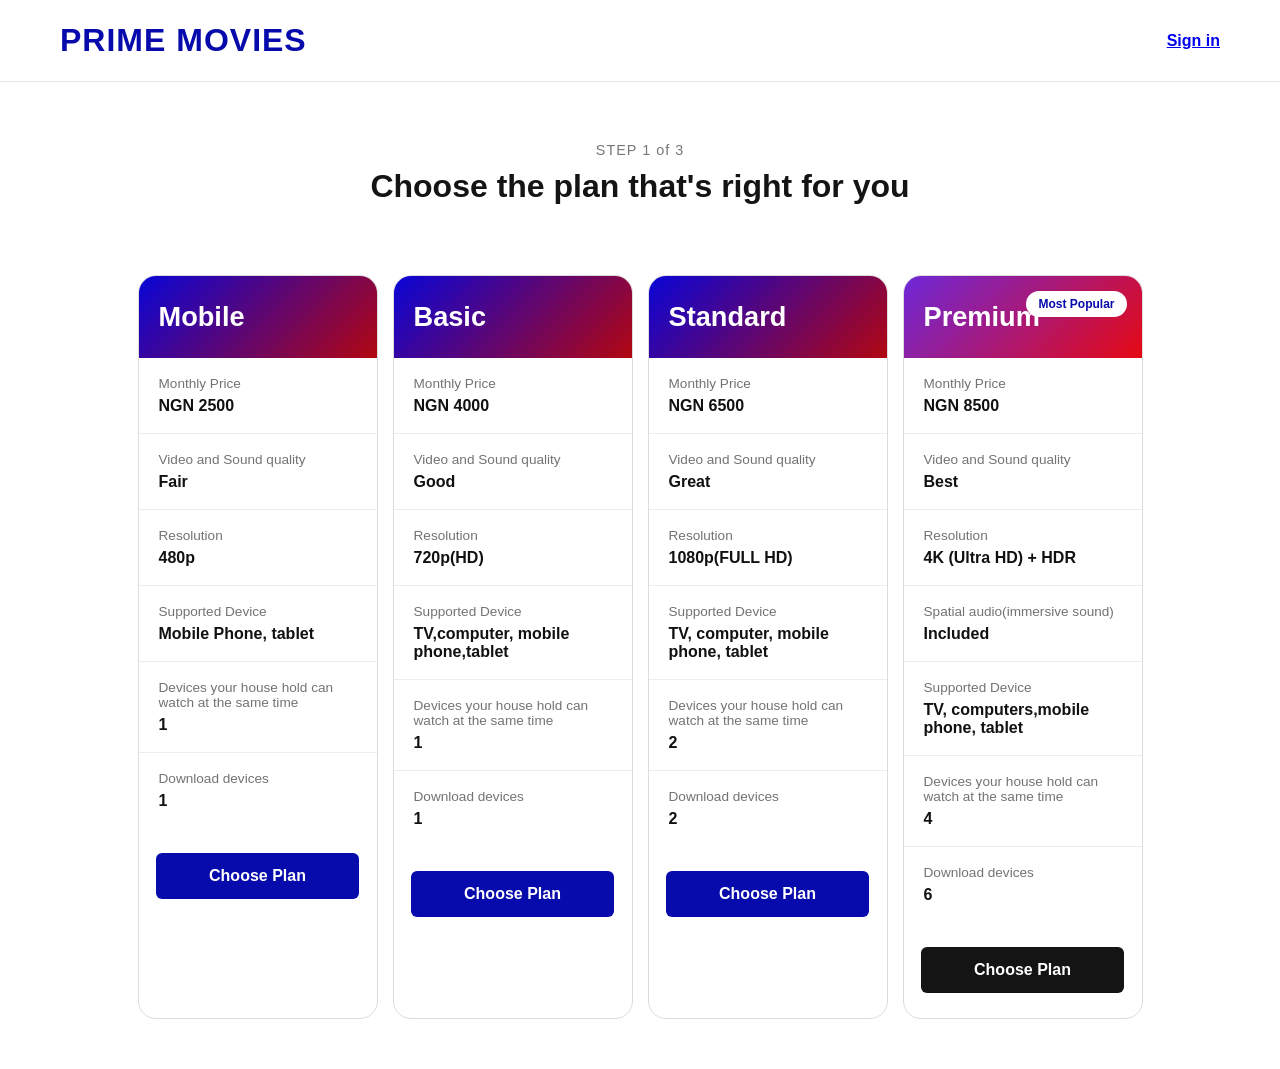
<file: plan.html>
<!DOCTYPE html>
<html lang="en">
<head>
    <meta charset="UTF-8">
    <meta name="viewport" content="width=device-width, initial-scale=1.0">
    <title>Prime Movies | Plans</title>
    <link rel="icon" type="image/png" href="favicon.png">
    <style>
        * {
    margin: 0;
    padding: 0;
    box-sizing: border-box;
}

body {
    font-family: Netflix Sans, Arial, Helvetica, sans-serif;
    background-color: #ffffff;
    color: #141414;
}

/* HEADER */
.header-container {
    display: flex;
    justify-content: space-between;
    align-items: center;
    padding: 22px 60px;
    border-bottom: 1px solid #e6e6e6;
    background: #fff;
}

.header-one {
    color: #080bab;
    font-size: 2rem;
    font-weight: 900;
    letter-spacing: 1px;
}

.header-two {
    font-size: 1rem;
    font-weight: 600;
    cursor: pointer;
    align-items: right;
}

.header-two:hover {
    text-decoration: underline;
}

/* STEP SECTION */
.container-two {
    text-align: center;
    margin-top: 40px;
    padding: 20px;
}

.container-two p {
    font-size: 0.9rem;
    color: #777;
    margin-bottom: 10px;
    letter-spacing: 1px;
}

.container-two h4 {
    font-size: 2rem;
    font-weight: 800;
    max-width: 600px;
    margin: auto;
}

/* PRICING SECTION */
.pricing-container {
    display: flex;
    justify-content: center;
    align-items: stretch;
    gap: 15px;
    padding: 50px 40px;
    flex-wrap: wrap;
}

/* CARD */
.pricing-plan {
    background: #fff;
    width: 240px;
    border-radius: 18px;
    overflow: hidden;
    border: 1px solid #dcdcdc;
    transition: 0.3s ease;
    position: relative;
}

.pricing-plan:hover {
    transform: translateY(-10px);
    box-shadow: 0 15px 35px rgba(0,0,0,0.15);
}

/* TOP GRADIENT */
.plan-title {
    background: linear-gradient(135deg, rgb(9, 5, 215), #b20710);
    color: white;
    padding: 25px 20px;
    font-size: 1.7rem;
    font-weight: bold;
}

/* PREMIUM SPECIAL */
.pricing-plan:nth-child(4) .plan-title {
    background: linear-gradient(135deg, #6d28d9, #e50914);
}

.popular {
    position: absolute;
    top: 15px;
    right: 15px;
    background: white;
    color: #080bab;
    padding: 6px 12px;
    border-radius: 20px;
    font-size: 0.75rem;
    font-weight: bold;
}

/* CONTENT */
.plan-price,
.plan-quality,
.resolution,
.device,
.watch,
.download,
.audio {
    padding: 18px 20px;
}

.up {
    font-size: 0.85rem;
    color: #737373;
    margin-bottom: 6px;
}

.down {
    font-size: 1rem;
    font-weight: 700;
    color: #111;
}

.pricing-plan hr {
    border: none;
    border-top: 1px solid #ececec;
}

/* BUTTON */
.select-btn {
    display: block;
    width: 85%;
    margin: 25px auto;
    padding: 14px;
    border: none;
    border-radius: 6px;
    background: #080bab;
    color: white;
    font-size: 1rem;
    font-weight: bold;
    cursor: pointer;
    transition: 0.3s;
}

.select-btn:hover {
    background: #0509eb;
}

/* PREMIUM BUTTON */
.pricing-plan:nth-child(4) .select-btn {
    background: #141414;
}

.pricing-plan:nth-child(4) .select-btn:hover {
    background: #000;
}

/* RESPONSIVE */
@media (max-width: 1250px) {
    .pricing-container {
        flex-direction: column;
        align-items: center;
    }
}

@media (max-width: 768px) {

    .header-container {
        padding: 20px;
    }

    .header-one {
        font-size: 1.6rem;
    }

    .container-two h4 {
        font-size: 1.5rem;
    }

    .pricing-container {
        padding: 30px 20px;
    }

    .pricing-plan {
        width: 100%;
        max-width: 400px;
    }
}
      
    </style>
</head>
<body>
    <div class="header-container">
        <h3 class="header-one">PRIME MOVIES</h3>
        <p class="header-two"><a href="login.html">Sign in</a></p>
        
    </div>

    <div class="container-two">
        <p>STEP 1 of 3</p>
        <h4>Choose the plan that's right for you</h4>
    </div>
    <div class="pricing-container">
        <div class="pricing-plan">
            <div class="plan-title">Mobile</div>
            <div class="plan-price">
                <p class="up">Monthly Price</p>
                <p class="down">NGN 2500</p>
            </div>
            <hr>
            <div class="plan-quality">
                <p class="up">Video and Sound quality</p>
                <p class="down">Fair</p>
            </div>
            <hr>
            <div class="resolution">
                <p class="up">Resolution</p>
                <p class="down">480p</p>
            </div>
            <hr>
            <div class="device">
                <p class="up">Supported Device</p>
                <p class="down">Mobile Phone, tablet</p>
            </div><hr>
            <div class="watch">
                <p class="up">Devices your house hold can watch at the same time</p>
                <p class="down">1</p>
            </div><hr>
            <div class="download">
                <p class="up">Download devices</p>
                <p class="down">1</p>
            </div>
            <button class="select-btn">Choose Plan</button>
        </div>
        <div class="pricing-plan">
            <div class="plan-title">Basic</div>
            <div class="plan-price">
                <p class="up">Monthly Price</p>
                <p class="down">NGN 4000</p>
            </div>
            <hr>
            <div class="plan-quality">
                <p class="up">Video and Sound quality</p>
                <p class="down">Good</p>
            </div>
            <hr>
            <div class="resolution">
                <p class="up">Resolution</p>
                <p class="down">720p(HD)</p>
            </div>
            <hr>
            <div class="device">
                <p class="up">Supported Device</p>
                <p class="down">TV,computer, mobile phone,tablet</p>
            </div><hr>
            <div class="watch">
                <p class="up">Devices your house hold can watch at the same time</p>
                <p class="down">1</p>
            </div><hr>
            <div class="download">
                <p class="up">Download devices</p>
                <p class="down">1</p>
            </div>
            <button class="select-btn">Choose Plan</button>
        </div>
        <div class="pricing-plan">
            <div class="plan-title">Standard</div>
            <div class="plan-price">
                <p class="up">Monthly Price</p>
                <p class="down">NGN 6500</p>
            </div>
            <hr>
            <div class="plan-quality">
                <p class="up">Video and Sound quality</p>
                <p class="down">Great</p>
            </div>
            <hr>
            <div class="resolution">
                <p class="up">Resolution</p>
                <p class="down">1080p(FULL HD)</p>
            </div>
            <hr>
            <div class="device">
                <p class="up">Supported Device</p>
                <p class="down">TV, computer, mobile phone, tablet</p>
            </div><hr>
            <div class="watch">
                <p class="up">Devices your house hold can watch at the same time</p>
                <p class="down">2</p>
            </div><hr>
            <div class="download">
                <p class="up">Download devices</p>
                <p class="down">2</p>
            </div>
            <button class="select-btn">Choose Plan</button>
        </div>
        <div class="pricing-plan">
            <div class="popular">Most Popular</div>
            <div class="plan-title">Premium</div>
            <div class="plan-price">
                <p class="up">Monthly Price</p>
                <p class="down">NGN 8500</p>
            </div>
            <hr>
            <div class="plan-quality">
                <p class="up">Video and Sound quality</p>
                <p class="down">Best</p>
            </div>
            <hr>
            <div class="resolution">
                <p class="up">Resolution</p>
                <p class="down">4K (Ultra HD) + HDR</p>
            </div>
            <hr>
            <div class="audio">
                <p class="up">Spatial audio(immersive sound)</p>
                <p class="down">Included</p>
            </div><hr>
            <div class="device">
                <p class="up">Supported Device</p>
                <p class="down">TV, computers,mobile phone, tablet</p>
            </div><hr>
            <div class="watch">
                <p class="up">Devices your house hold can watch at the same time</p>
                <p class="down">4</p>
            </div><hr>
            <div class="download">
                <p class="up">Download devices</p>
                <p class="down">6</p>
            </div>
            <button class="select-btn">Choose Plan</button>
        </div>

    </div>
</body>
</html>
</file>
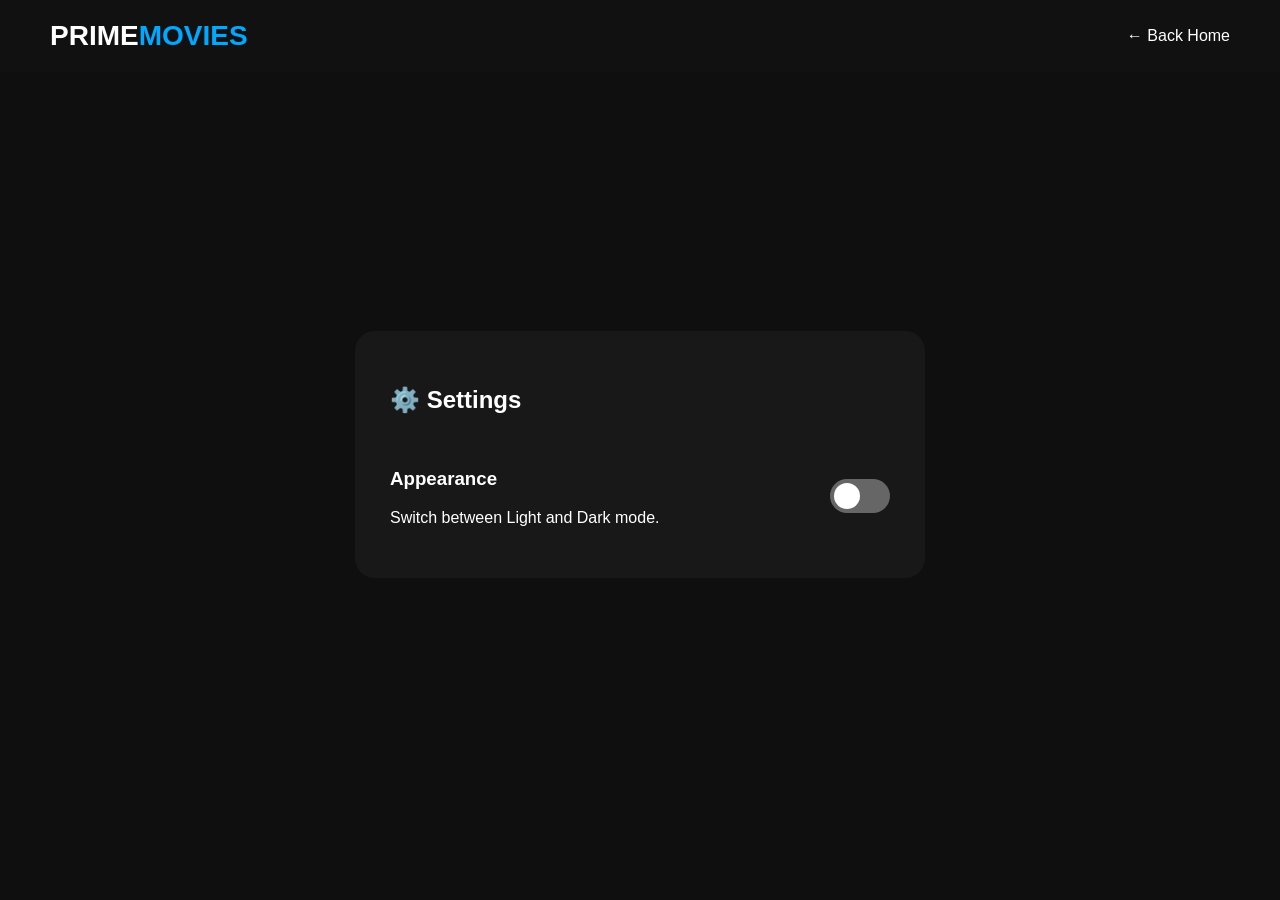
<file: settings.html>
<!DOCTYPE html>
<html lang="en">
<head>
    <meta charset="UTF-8">
    <meta name="viewport" content="width=device-width, initial-scale=1.0">
    <title>PrimeMovies | Settings</title>

    <link rel="icon" href="favicon.png">
    <link rel="stylesheet" href="settings.css">
    <link rel="stylesheet" href="theme.css">
</head>
<body>

<header class="navbar">

    <a href="index.html" class="logo">
        PRIME<span>MOVIES</span>
    </a>

    <a href="index.html" class="back-btn">
        ← Back Home
    </a>

</header>

<section class="settings-section">

    <div class="settings-card">

        <h1>⚙️ Settings</h1>

        <div class="setting-item">

            <div>

                <h3>Appearance</h3>

                <p>Switch between Light and Dark mode.</p>

            </div>

            <label class="switch">

                <input type="checkbox" id="themeToggle">

                <span class="slider"></span>

            </label>

        </div>

    </div>

</section>
<script src="theme.js"></script>
<script src="settings.js"></script>

</body>
</html>
</file>
<file: settings.css>
body{
    margin:0;
    font-family:Arial,sans-serif;
    background:#0f0f0f;
    color:white;
}

.navbar{
    display:flex;
    justify-content:space-between;
    align-items:center;
    padding:20px 50px;
    background:#111;
}

.logo{
    text-decoration:none;
    color:white;
    font-size:28px;
    font-weight:bold;
}

.logo span{
    color:#00a8ff;
}

.back-btn{
    color:white;
    text-decoration:none;
}

.settings-section{
    display:flex;
    justify-content:center;
    align-items:center;
    min-height:85vh;
}

.settings-card{
    width:500px;
    background:#181818;
    padding:35px;
    border-radius:20px;
}

.setting-item{
    display:flex;
    justify-content:space-between;
    align-items:center;
    margin-top:35px;
}

.switch{
    position:relative;
    width:60px;
    height:34px;
}

.switch input{
    display:none;
}

.slider{
    position:absolute;
    cursor:pointer;
    inset:0;
    background:#666;
    border-radius:34px;
    transition:.3s;
}

.slider::before{
    content:"";
    position:absolute;
    width:26px;
    height:26px;
    left:4px;
    bottom:4px;
    background:white;
    border-radius:50%;
    transition:.3s;
}

input:checked + .slider{
    background:#00a8ff;
}

input:checked + .slider::before{
    transform:translateX(26px);
}
.light-mode{

    background:#f5f5f5;
    color:#111;

}

.light-mode .navbar{

    background:white;

}

.light-mode .logo{

    color:#111;

}

.light-mode .back-btn{

    color:#111;

}

.light-mode .settings-card{

    background:white;
    color:#111;

}

@media (max-width: 768px){

    .navbar{
        padding:15px 20px;
        justify-content:space-between;
    }

    .logo{
        font-size:1.3rem;
        max-width:60%;
    }

    .back-home{
        font-size:0.9rem;
        text-align:right;
    }

}
</file>
<file: theme.css>
/* ==========================================
   PRIME MOVIES - LIGHT THEME
========================================== */

/* ===== GENERAL ===== */

.light-mode body{
    background:#f5f5f5;
    color:#111;
}

/* ===== NAVBAR ===== */

.light-mode .navbar{
    background:#ffffff;
    border-bottom:1px solid #e5e5e5;
}

.light-mode .logo{
    color:#111;
}

.light-mode .logo span{
    color:#00a8ff;
}

.light-mode .nav-links a{
    color:#111;
}

.light-mode .nav-links a:hover{
    color:#00a8ff;
}

.light-mode .back-btn{
    color:#111;
}


.light-mode .search-box{
    /* background: #ffffff;*/ 
    border: 1px solid #111;
    border-radius: 25px;
    position:relative;
}

.light-mode .search-box input{
    padding:11px 18px;
    border:none;
    outline:none;
    border-radius:25px;
    background:#ffffff;
    color: #111;
    width:220px;
    border:1px solid rgba(255,255,255,0.08);
    transition:0.3s;
}

.light-mode .search-box input::placeholder{
    color: #666;
}

/* ===== PROFILE DROPDOWN ===== */

.light-mode .profile-dropdown{
    background:#ffffff;
    border:1px solid #ddd;
    box-shadow:0 10px 30px rgba(0,0,0,.15);
}

.light-mode .profile-dropdown a{
    color:#111;
}

.light-mode .profile-dropdown a:hover{
    background:#f3f3f3;
}

/* ===== SETTINGS ===== */

.light-mode .settings-card{
    background:#ffffff;
    color:#111;
}

/* ===== PROFILE ===== */

.light-mode .profile-card{
    background:#ffffff;
    color:#111;
}

/* ===== WATCHLIST ===== */

.light-mode .watchlist-card{
    background:#ffffff;
    color:#111;
}

.light-mode .empty-watchlist{
    color:#555;
}

/* ===== HISTORY ===== */

.light-mode .history-card{
    background:#ffffff;
    color:#111;
}

/* ===== MOVIE CARDS ===== */

.light-mode .movie-card h3,
.light-mode .movie-card p{
    color:#111;
}

/* ===== SECTION TITLES ===== */

.light-mode h1,
.light-mode h2,
.light-mode h3{
    color:#111;
}

/* ===== BUTTONS ===== */

.light-mode button{
    color:inherit;
}
.search-results{
    position:absolute;
    top:75px;
    right:20px;
    width:350px;
    max-height:450px;
    overflow-y:auto;
    background:#1b1b1b;
    border-radius:12px;
    display:none;
    z-index:9999;
    box-shadow:0 10px 30px rgba(0,0,0,.4);
}

.search-item{
    display:flex;
    align-items:center;
    gap:15px;
    padding:12px;
    cursor:pointer;
    transition:.3s;
}

.search-item:hover{
    background:#2b2b2b;
}

.search-item img{
    width:50px;
    border-radius:8px;
}

.search-info h4{
    color:white;
    margin-bottom:4px;
}

.search-info p{
    color:#aaa;
    font-size:.85rem;
}
/* ===========================
   Mobile Search
=========================== */

@media (max-width: 768px){
    .search-results{
        position:fixed;
        top:70px;
        left:50%;
        transform:translateX(-50%);
        width:95%;
        max-width:400px;
        right:auto;
        border-radius:15px;
        max-height:65vh;
    }

    .search-item{
        padding:12px;
    }

    .search-item img{
        width:55px;
    }

    .search-info h4{
        font-size:15px;
    }

    .search-info p{
        font-size:13px;
    }
}
/* MOVIE TEXT */

.light-mode .movie-overlay h3{
    font-size:1.1rem;
    margin-bottom:6px;
    color: #f3f3f3;
}

.light-mode .movie-overlay p{
    font-size:0.85rem;
    color:#fff;
}

.light-mode .hero h1{
    font-size:4rem;
    margin-bottom:18px;
    line-height:1;
    color: #ddd;
}

.light-mode .hero-text{
    font-size:1.1rem;
    color:#ddd;
    line-height:1.7;
    margin-bottom:25px;
    max-width:550px;
}
</file>
